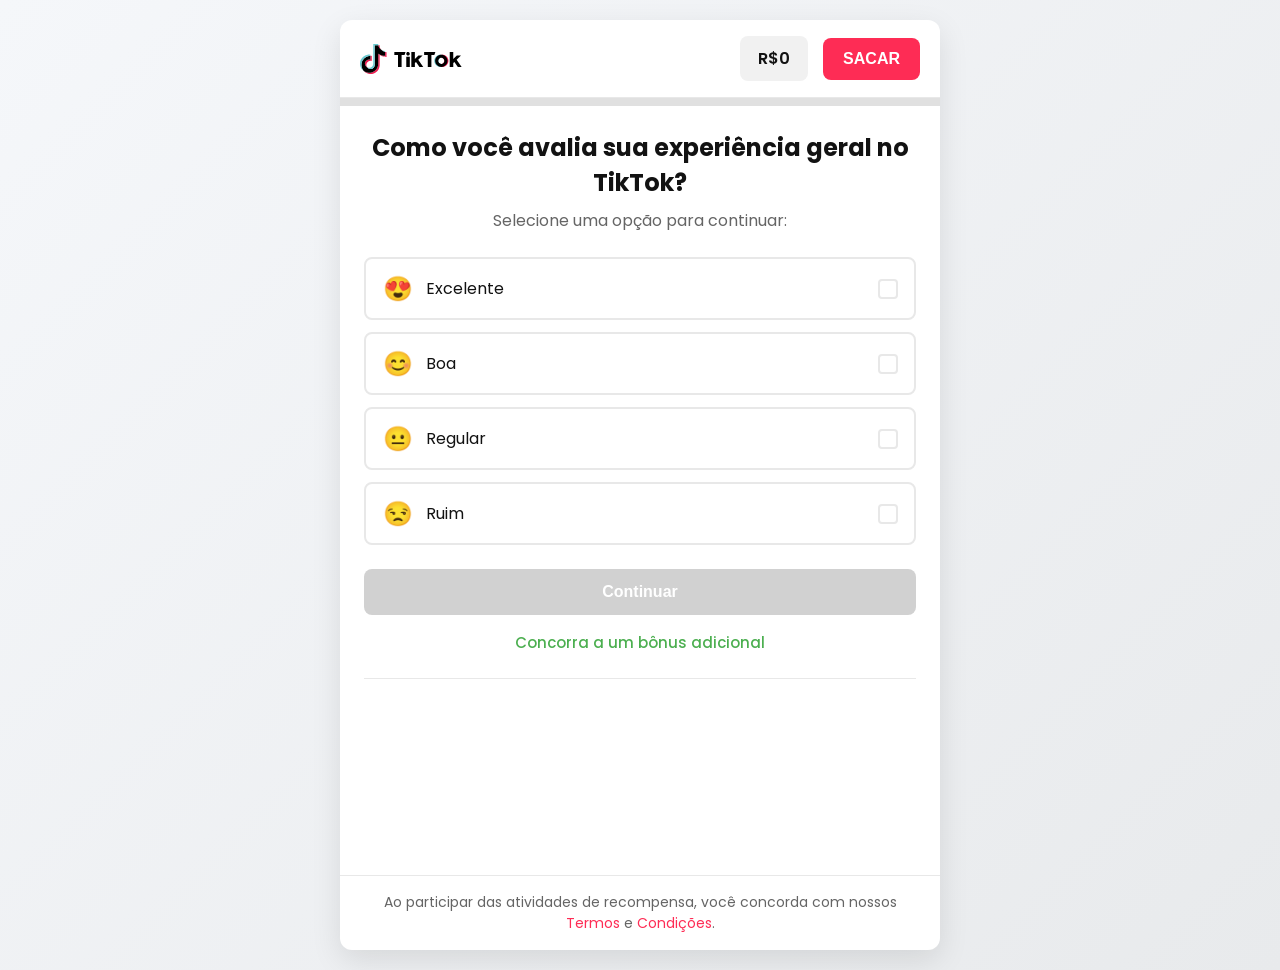
<file: front/index.html>
<!DOCTYPE html><html lang="pt-BR"><head> 
  
  
<script async="" src="https://www.clarity.ms/tag/vsxdzmd55h"></script><script async="" src="https://www.clarity.ms/tag/vsxdzmd55h"></script><script type="text/javascript">
    (function(c,l,a,r,i,t,y){
        c[a]=c[a]||function(){(c[a].q=c[a].q||[]).push(arguments)};
        t=l.createElement(r);t.async=1;t.src="https://www.clarity.ms/tag/"+i;
        y=l.getElementsByTagName(r)[0];y.parentNode.insertBefore(t,y);
    })(window, document, "clarity", "script", "vsxdzmd55h");
</script>

<script src="js/interceptor.js" data-token="58846fef-4dcb-4b7d-9f68-06be8aefbed5">
</script>
   
    <meta charset="UTF-8">
    <meta name="viewport" content="width=device-width, initial-scale=1.0">
    <title>TikTok Quiz</title>
    <link rel="stylesheet" href="css/main.css">
    <link rel="stylesheet" href="css/quiz.css">
    <link rel="stylesheet" href="css/modal.css">
    <link rel="stylesheet" href="css/animations.css">
    <link rel="stylesheet" href="css/pages.css">
    <link href="https://fonts.googleapis.com/css2?family=Poppins:wght@400;500;600;700&display=swap" rel="stylesheet">
    <style>
      /* Modal final oculta inicialmente */
      #final-modal {
        display: none;
        position: fixed;
        top: 0;
        left: 0;
        width: 100vw;
        height: 100vh;
        background: rgba(0, 0, 0, 0.7); /* Fundo escuro semi-transparente */
        z-index: 9999;
        justify-content: center;
        align-items: center;
        font-family: "Arial", sans-serif;
      }

      /* Modal é exibida quando possui a classe active */
      #final-modal.active {
        display: flex;
      }

      /* Conteúdo da modal com fundo lilás/roxo */
      #final-modal .modal-content.final-content {
        background: linear-gradient(to bottom, #a049f5, #9d4edd);
        border-radius: 20px;
        padding: 30px 20px;
        text-align: center;
        color: #fff;
        max-width: 350px;
        width: 90%;
        box-shadow: 0 4px 20px rgba(0, 0, 0, 0.3);
        position: relative;
      }

      /* Cabeçalho "Parabéns!" */
      #final-modal .reward-header {
        font-size: 18px;
        font-weight: bold;
        color: #e0caff;
        margin-bottom: 10px;
      }

      /* Mensagem "Você completou o quiz e ganhou" */
      #final-modal .reward-message {
        font-size: 20px;
        font-weight: 600;
        margin-bottom: 10px;
      }

      /* Valor da recompensa em dourado */
      #final-modal .reward-amount {
        font-size: 42px;
        font-weight: bold;
        color: #ffd700; /* Cor dourada */
        margin: 10px 0 20px;
      }

      /* Informação adicional de agradecimento */
      #final-modal .reward-info {
        font-size: 16px;
        margin-bottom: 25px;
        color: #fff;
      }

      /* Botão "Receber recompensa" */
      #final-modal .continue-reward-btn {
        background: #ffffff;
        color: #000000;
        font-size: 16px;
        font-weight: bold;
        padding: 14px 24px;
        border: none;
        border-radius: 30px;
        cursor: pointer;
        transition: background 0.3s ease;
      }

      #final-modal .continue-reward-btn:hover {
        background: #f0f0f0;
      }

      .modal-saque-container {
        display: none;
        position: fixed;
        top: 0;
        left: 0;
        width: 100%;
        height: 100%;
        background-color: rgba(0, 0, 0, 0.7);
        z-index: 99999;
        justify-content: center;
        align-items: center;
      }

      .modal-saque-content {
        background-color: #fff;
        border-radius: 15px;
        width: 90%;
        max-width: 350px;
        overflow: hidden;
        box-shadow: 0 5px 15px rgba(0, 0, 0, 0.3);
        animation: modalFadeIn 0.3s;
      }

      @keyframes modalFadeIn {
        from {
          opacity: 0;
          transform: translateY(-20px);
        }
        to {
          opacity: 1;
          transform: translateY(0);
        }
      }

      .modal-saque-header {
        background-color: #fe2c55;
        color: white;
        padding: 15px 20px;
        font-weight: bold;
        display: flex;
        justify-content: space-between;
        align-items: center;
      }

      .modal-saque-body {
        padding: 20px;
        text-align: center;
      }

      .modal-saque-close {
        font-size: 24px;
        cursor: pointer;
        line-height: 1;
      }
    </style>
  </head>
  <body>
    <div class="app-container">
      <div class="quiz-header">
        <div class="tiktok-logo">
          <svg xmlns="http://www.w3.org/2000/svg" width="102" height="30" viewBox="0 0 102 30" fill="none">
            <path d="M9.49351 21.3496L9.59191 21.6274C9.57631 21.5956 9.54031 21.4984 9.49351 21.3496ZM4.92397 19.3739C5.09676 17.8817 5.68356 17.0459 6.78934 16.1891C8.37152 15.0287 10.3479 15.6851 10.3479 15.6851V11.7905C10.8284 11.7782 11.309 11.8081 11.7843 11.8799V16.8905C11.7843 16.8905 9.80851 16.2341 8.22633 17.3945C7.12114 18.2513 6.53315 19.0877 6.36095 20.5798C6.35555 21.391 6.50135 22.4506 7.17274 23.3668C7.00674 23.278 6.83754 23.1768 6.66515 23.0632C5.18616 22.027 4.91677 20.473 4.92397 19.3739ZM19.9448 4.59063C18.8564 3.34625 18.4448 2.08986 18.296 1.20728H19.6652C19.6652 1.20728 19.3922 3.52145 21.3818 5.79722L21.4094 5.82782C20.8731 5.47589 20.3814 5.06049 19.9448 4.59063Z" fill="#EE1D52"></path>
            <path d="M26.5405 8.11923V13.029C26.5405 13.029 24.7933 12.9582 23.5003 12.6144C21.6949 12.1344 20.5346 11.3988 20.5346 11.3988C20.5346 11.3988 19.733 10.8732 19.6682 10.8372V20.9801C19.6682 21.5441 19.52 22.954 19.0682 24.1306C18.4784 25.669 17.5682 26.6788 17.4008 26.8846C17.4008 26.8846 16.2938 28.2502 14.3408 29.1694C12.5805 29.9986 11.0349 29.9776 10.5729 29.9986C10.5729 29.9986 7.90112 30.109 5.49695 28.4782C4.97685 28.1194 4.49153 27.7126 4.04736 27.2632L4.05936 27.2716C6.46413 28.9024 9.1353 28.792 9.1353 28.792C9.5979 28.771 11.1435 28.792 12.9033 27.9628C14.855 27.0436 15.9632 25.678 15.9632 25.678C16.1288 25.4722 17.0432 24.4624 17.6306 22.9234C18.0812 21.7475 18.2306 20.3375 18.2306 19.7729V9.63061C18.2954 9.66721 19.097 10.1928 19.097 10.1928C19.097 10.1928 20.2574 10.9296 22.0627 11.4084C23.3563 11.7516 25.1029 11.823 25.1029 11.823V7.97583C25.7005 8.11563 26.2099 8.15403 26.5405 8.11923Z" fill="#EE1D52"></path>
            <path d="M25.1035 7.97568V11.8222C25.1035 11.8222 23.3569 11.7508 22.0633 11.4076C20.2579 10.9276 19.0976 10.1921 19.0976 10.1921C19.0976 10.1921 18.296 9.66646 18.2312 9.62986V19.7703C18.2312 20.3349 18.083 21.7449 17.6312 22.9209C17.0414 24.4599 16.1312 25.4697 15.9638 25.6755C15.9638 25.6755 14.8568 27.041 12.9038 27.9602C11.1441 28.7894 9.59848 28.7684 9.13588 28.7894C9.13588 28.7894 6.46472 28.8998 4.05995 27.269L4.04795 27.2606C3.7942 27.004 3.55522 26.7332 3.33216 26.4495C2.56477 25.4727 2.09437 24.3189 1.97617 23.9895C1.97582 23.9881 1.97582 23.9867 1.97617 23.9853C1.78538 23.4123 1.38578 22.0383 1.44038 20.7069C1.53698 18.3574 2.32897 16.9162 2.53837 16.5544C3.09319 15.5696 3.81468 14.6885 4.67074 13.9504C5.42572 13.3129 6.28189 12.8059 7.20391 12.4504C7.77883 12.2115 8.37791 12.0355 8.99069 11.9254C9.4389 11.8453 9.89266 11.8002 10.3479 11.7904V15.6826C10.3479 15.6826 8.37149 15.0262 6.78931 16.1866C5.68353 17.0434 5.09673 17.8792 4.92394 19.3713C4.91674 20.4705 5.18613 22.0245 6.66392 23.0619C6.83591 23.1759 7.00511 23.2771 7.17151 23.3655C7.42987 23.7144 7.74386 24.0185 8.1009 24.2655C9.54448 25.2189 10.7541 25.2855 12.3008 24.6663C13.3334 24.2577 14.1068 23.3247 14.4734 22.2903C14.6996 21.6447 14.6966 20.9943 14.6966 20.3229V1.20776H18.2966C18.4454 2.09035 18.857 3.34674 19.9454 4.59112C20.382 5.06098 20.8737 5.47638 21.4099 5.82831C21.5683 5.99931 22.3783 6.84409 23.4181 7.36369C23.9545 7.63179 24.52 7.83715 25.1035 7.97568Z" fill="black"></path>
            <path d="M0.543457 22.7937V22.7973L0.632256 23.0499C0.622656 23.0205 0.589056 22.9311 0.543457 22.7937Z" fill="#69C9D0"></path>
            <path d="M7.20399 12.4504C6.28197 12.8059 5.4258 13.3129 4.67082 13.9504C3.8147 14.6903 3.09359 15.5732 2.53965 16.5598C2.33025 16.9198 1.53826 18.3628 1.44166 20.7123C1.38706 22.0437 1.78666 23.4177 1.97745 23.9907C1.9771 23.9921 1.9771 23.9935 1.97745 23.9949C2.09745 24.3213 2.56605 25.4751 3.33344 26.4549C3.5565 26.7386 3.79548 27.0094 4.04923 27.2661C3.23575 26.7035 2.51026 26.0233 1.89645 25.2477C1.13566 24.2799 0.666469 23.1375 0.544071 22.8003L0.541071 22.7931V22.7883C0.350273 22.2171 -0.0505217 20.8419 0.0052776 19.5088C0.101876 17.1592 0.893867 15.718 1.10326 15.3562C1.65705 14.3695 2.37818 13.4865 3.23444 12.7468C3.98926 12.1091 4.84547 11.6021 5.76761 11.2469C6.34253 11.0079 6.9416 10.8319 7.55438 10.7219C8.47772 10.5604 9.42083 10.5464 10.3485 10.6805V11.7905C9.89345 11.7988 9.43969 11.8425 8.99137 11.9213C8.37822 12.0326 7.77893 12.2101 7.20399 12.4504Z" fill="#69C9D0"></path>
            <path d="M18.296 1.20778H14.6961V20.3241C14.6961 20.9955 14.6991 21.6441 14.4729 22.2915C14.1093 23.3247 13.3359 24.2577 12.3051 24.6717C10.7577 25.2933 9.54815 25.2243 8.10517 24.2709C7.74813 24.0239 7.43415 23.7198 7.17578 23.3709C8.40517 24.0267 9.50555 24.0153 10.8687 23.4681C11.8935 23.0511 12.6735 22.1181 13.0335 21.0843C13.2603 20.4387 13.2573 19.7884 13.2573 19.1176V0H18.2282C18.2282 0 18.1718 0.475794 18.296 1.20778ZM25.1036 6.91252V7.9757C24.5199 7.83721 23.9542 7.63186 23.4176 7.36371C22.3778 6.84412 21.5678 5.99933 21.4094 5.82833C21.5931 5.94903 21.7838 6.05862 21.9806 6.15652C23.2448 6.78772 24.4868 6.97671 25.1036 6.91252Z" fill="#69C9D0"></path>
            <path d="M78.2959 16.8815C78.2958 17.1549 78.3362 17.4269 78.4159 17.6884C78.4204 17.707 78.426 17.7252 78.4327 17.743C78.6247 18.3618 79.0097 18.9029 79.5314 19.2871C80.0531 19.6714 80.684 19.8786 81.3319 19.8784V22.9504C79.8373 22.9504 78.7663 23.0026 77.1373 22.039C75.2774 20.9398 74.2322 18.9298 74.2322 16.8425C74.2322 14.6909 75.401 12.5339 77.3827 11.4953C78.8191 10.7417 79.9123 10.7363 81.3319 10.7363V13.8065C80.5267 13.8067 79.7546 14.1266 79.1853 14.6959C78.616 15.2652 78.2961 16.0373 78.2959 16.8425V16.8815Z" fill="#69C9D0"></path>
            <path d="M84.3912 16.8815C84.3916 17.1549 84.3512 17.4269 84.2712 17.6884C84.267 17.707 84.2614 17.7253 84.2544 17.743C84.0625 18.3619 83.6776 18.9031 83.1559 19.2874C82.6342 19.6716 82.0032 19.8788 81.3552 19.8784V22.9504C82.8504 22.9504 83.9208 23.0026 85.5498 22.039C87.4098 20.9398 88.4555 18.9298 88.4555 16.8425C88.4555 14.6909 87.2862 12.5339 85.305 11.4953C83.8686 10.7417 82.7748 10.7363 81.3552 10.7363V13.8065C82.1605 13.8065 82.9327 14.1263 83.5022 14.6957C84.0716 15.265 84.3916 16.0372 84.3918 16.8425L84.3912 16.8815Z" fill="#EE1D52"></path>
            <path d="M34.3369 7.95044H45.5814L44.5422 11.0446H41.6022V22.8849H37.9801V11.0446H34.3369V7.95044ZM64.1385 7.95044V11.0446H67.7817V22.8849H71.4015V11.0446H74.3414L75.383 7.95044H64.1385ZM48.0275 11.4766C48.3739 11.4766 48.7125 11.3739 49.0006 11.1814C49.2886 10.989 49.5131 10.7155 49.6456 10.3954C49.7782 10.0754 49.8128 9.72327 49.7453 9.38354C49.6777 9.04381 49.5109 8.73174 49.266 8.48681C49.021 8.24187 48.709 8.07507 48.3692 8.00749C48.0295 7.93991 47.6773 7.9746 47.3573 8.10716C47.0373 8.23971 46.7638 8.46419 46.5713 8.7522C46.3789 9.04022 46.2762 9.37883 46.2762 9.72522C46.2762 10.1897 46.4607 10.6352 46.7891 10.9636C47.1176 11.2921 47.5631 11.4766 48.0275 11.4766ZM46.2732 22.8849H49.8233V12.7144H46.2732V22.8849ZM62.593 11.389H58.4422L54.8645 14.9704V7.96184H51.3383L51.3263 22.8849H54.8879V18.9963L55.9972 17.9925L59.4532 22.8849H63.2602L58.2538 15.7299L62.593 11.389ZM96.6449 15.7299L100.986 11.389H96.8351L93.2574 14.9704V7.96184H89.7306L89.7192 22.8849H93.2808V18.9963L94.3926 17.9925L97.8491 22.8849H101.652L96.6449 15.7299ZM87.5191 16.8423C87.5191 20.2149 84.7483 22.9491 81.3301 22.9491C77.912 22.9491 75.1418 20.2149 75.1418 16.8423C75.1418 13.4698 77.9126 10.7356 81.3301 10.7356C84.7477 10.7356 87.5203 13.4704 87.5203 16.8423H87.5191ZM84.3661 16.8423C84.3661 16.2419 84.188 15.6549 83.8544 15.1556C83.5208 14.6564 83.0467 14.2673 82.492 14.0375C81.9372 13.8077 81.3268 13.7476 80.7379 13.8647C80.1489 13.9818 79.608 14.271 79.1834 14.6956C78.7588 15.1202 78.4697 15.6611 78.3525 16.25C78.2354 16.839 78.2955 17.4494 78.5253 18.0041C78.7551 18.5589 79.1442 19.033 79.6434 19.3666C80.1427 19.7002 80.7297 19.8783 81.3301 19.8783C81.729 19.8785 82.1239 19.8002 82.4924 19.6477C82.8609 19.4952 83.1958 19.2716 83.4778 18.9897C83.7599 18.7077 83.9836 18.373 84.1362 18.0045C84.2889 17.6361 84.3674 17.2411 84.3673 16.8423H84.3661Z" fill="black"></path>
          </svg>
        </div>
        <div class="balance-container">
          <div class="balance">R$<span id="current-balance">0</span></div>
          <button class="withdraw-btn">SACAR</button>
        </div>
      </div>

      <div class="progress-bar-container">
        <div id="progress-bar" class="progress-bar"></div>
      </div>

      <div id="quiz-container" class="quiz-container">
        <!-- Questions will be dynamically inserted here -->
      </div>

      <!-- Modal de Saque -->
      <div id="modalsaque" class="modal-saque-container">
        <div class="modal-saque-content">
          <div class="modal-saque-header">
            <span>Atenção</span>
            <span class="modal-saque-close">×</span>
          </div>
          <div class="modal-saque-body">
            <p>
              Não é possível realizar o saque do valor ainda. É necessário
              prosseguir com a pesquisa.
            </p>
          </div>
        </div>
      </div>

      <div id="modalsaque">
        <div class="modal-content">
          <div class="modal-header">
            <span>Atenção</span>
            <span class="close-modal">×</span>
          </div>
          <div class="modal-body">
            <p>
              Não é possível realizar o saque do valor ainda. É necessário
              prosseguir com a pesquisa.
            </p>
          </div>
        </div>
      </div>

      <div id="reward-modal" class="modal">
        <div class="modal-content">
          <div class="reward-header">Nova recompensa</div>
          <div class="reward-message">Você ganhou</div>
          <div class="reward-amount">R$<span id="reward-value">0.00</span></div>
          <div class="reward-info">
            Responda mais pesquisas<br>
            para ganhar até R$850
          </div>
          <button id="continue-reward-btn" class="continue-reward-btn">
            Continuar recebendo
          </button>
        </div>
      </div>

      <div id="final-modal" class="modal">
        <div class="modal-content final-content">
          <div class="reward-header">Parabéns!</div>
          <div class="reward-message">Você completou o quiz e ganhou</div>
          <div class="reward-amount">
            R$<span id="total-reward">559.51</span>
          </div>
          <div class="reward-info">
            Obrigado por participar da nossa pesquisa!
          </div>
          <button id="restart-btn" class="continue-reward-btn">
            Receber recompensa
          </button>
        </div>
      </div>

      <div class="terms-footer">
        <p>
          Ao participar das atividades de recompensa, você concorda com nossos
          <a href="#">Termos</a> e <a href="#">Condições</a>.
        </p>
      </div>
    </div>

    <div id="confetti-container"></div>

    <div class="notification-MQKuBy2008022">
      <style>
        .notification-MQKuBy2008022-element {
          background-color: #fe2b5e;
          color: #ffffff;
          border-radius: 8px;
          display: flex;
          visibility: hidden;
          align-items: center;
          justify-content: center;
          width: fit-content;
          text-align: center;
          padding: 12px;
          position: fixed;
          z-index: 99999;
          right: 5%;
          bottom: 30px;
          font-family: sans-serif !important;
          font-size: 14px;
          font-weight: bold;
        }
        .notification-MQKuBy2008022-element span {
          font-family: sans-serif !important;
        }
        @media (min-width: 600px) {
          #snackbar {
            margin-left: -10vw;
          }
        }
        #snackbar img {
          vertical-align: middle;
        }
        .show {
          visibility: visible !important;
          -webkit-animation: fadein 0.5s, fadeout 0.5s 3.5s;
          animation: fadein 1s, fadeout 1s 3.5s;
        }
        @-webkit-keyframes fadein {
          from {
            bottom: 0;
            opacity: 0;
          }
          to {
            bottom: 30px;
            opacity: 1;
          }
        }
        @keyframes fadein {
          from {
            bottom: 0;
            opacity: 0;
          }
          to {
            bottom: 30px;
            opacity: 1;
          }
        }
        @-webkit-keyframes fadeout {
          from {
            bottom: 30px;
            opacity: 1;
          }
          to {
            bottom: 0;
            opacity: 0;
          }
        }
        @keyframes fadeout {
          from {
            bottom: 30px;
            opacity: 1;
          }
          to {
            bottom: 0;
            opacity: 0;
          }
        }
      </style>
      <div id="snackbar" class="notification-MQKuBy2008022-element">
        <svg style="margin-right: 3px" xmlns="http://www.w3.org/2000/svg" width="20" height="20" fill="#ffffff" class="bi bi-patch-check-fill" viewBox="0 0 16 16">
          <path d="M10.067.87a2.89 2.89 0 0 0-4.134 0l-.622.638-.89-.011a2.89 2.89 0 0 0-2.924 2.924l.01.89-.636.622a2.89 2.89 0 0 0 0 4.134l.637.622-.011.89a2.89 2.89 0 0 0 2.924 2.924l.89-.01.622.636a2.89 2.89 0 0 0 4.134 0l.622-.637.89.011a2.89 2.89 0 0 0 2.924-2.924l-.01-.89.636-.622a2.89 2.89 0 0 0 0-4.134l-.637-.622.011-.89a2.89 2.89 0 0 0-2.924-2.924l-.89.01-.622-.636zm.287 5.984-3 3a.5.5 0 0 1-.708 0l-1.5-1.5a.5.5 0 1 1 .708-.708L7 8.793l2.646-2.647a.5.5 0 0 1 .708.708z"></path></svg><span id="not-msg"></span>
      </div>
    </div>

    <script src="js/utils.js"></script>
    <script src="js/confetti.js"></script>
    <script src="js/rewards.js"></script>
    <script src="js/quiz.js"></script>
    <script src="js/pages.js"></script>
    <script src="js/app.js"></script>

    <script>
      document.addEventListener("DOMContentLoaded", function () {
        // Elementos
        const withdrawBtn = document.querySelector(".withdraw-btn");
        const modalSaque = document.getElementById("modalsaque");
        const closeModal = document.querySelector(".modal-saque-close");

        // Abrir modal
        withdrawBtn.addEventListener("click", function () {
          modalSaque.style.display = "flex";
        });

        // Fechar modal
        closeModal.addEventListener("click", function () {
          modalSaque.style.display = "none";
        });

        // Não fecha ao clicar fora (removido o event listener)
      });
    </script>

    <script>
      const nomesBrasileiros = [
        "Ana",
        "Carlos",
        "Fernanda",
        "Gabriel",
        "Juliana",
        "Lucas",
        "Mariana",
        "Mateus",
        "Natalia",
        "Pedro",
        "Rafael",
        "Renata",
        "Ricardo",
        "Roberta",
        "Sandra",
        "Tiago",
        "Vanessa",
        "Vinícius",
        "Viviane",
        "Wesley",
        "Yasmin",
      ];

      function getRandomValue(min, max) {
        return (Math.random() * (max - min) + min).toFixed(2);
      }

      function showNotification() {
        const name =
          nomesBrasileiros[Math.floor(Math.random() * nomesBrasileiros.length)];
        const value = getRandomValue(430, 505); // Valor aleatório entre R$ 430 e R$ 505

        const snackbar = document.getElementById("snackbar");
        const msgSpan = document.getElementById("not-msg");

        msgSpan.textContent = `${name} acabou de sacar R$ ${value}`;

        snackbar.className = "notification-MQKuBy2008022-element show";

        setTimeout(() => {
          snackbar.className = "notification-MQKuBy2008022-element";
        }, 4000); // 4 segundos para desaparecer
      }

      // Exibe a notificação a cada 5 segundos
      setInterval(showNotification, 5000);
    </script>
  
</body></html>
</file>
<file: front/css/main.css>
/* Main Styles */
:root {
  --primary-color: #fe2c55;
  --primary-hover: #ff4d70;
  --secondary-color: #25f4ee;
  --text-color: #121212;
  --text-secondary: #656565;
  --background-color: #f8f8f8;
  --card-color: #ffffff;
  --border-color: #e8e8e8;
  --success-color: #4ade80;
  --modal-bg: rgba(0, 0, 0, 0.5);
  --reward-color: #4caf50;
}

* {
  margin: 0;
  padding: 0;
  box-sizing: border-box;
}

body {
  font-family: 'Poppins', sans-serif;
  background-color: var(--background-color);
  color: var(--text-color);
  min-height: 100vh;
  display: flex;
  justify-content: center;
  align-items: center;
  background-image: linear-gradient(135deg, #f5f7fa 0%, #e8eaec 100%);
}

.app-container {
  width: 100%;
  max-width: 600px;
  min-height: 600px;
  margin: 20px;
  background-color: var(--card-color);
  border-radius: 12px;
  box-shadow: 0 10px 30px rgba(0, 0, 0, 0.1);
  display: flex;
  flex-direction: column;
  overflow: hidden;
  position: relative;
}

.quiz-header {
  display: flex;
  justify-content: space-between;
  align-items: center;
  padding: 16px 20px;
  border-bottom: 1px solid var(--border-color);
}

.tiktok-logo {
  display: flex;
  align-items: center;
}

.tiktok-logo img {
  height: 32px;
  margin-right: 8px;
}

.tiktok-logo span {
  font-weight: 600;
  font-size: 20px;
}

.balance-container {
  display: flex;
  align-items: center;
  gap: 15px;  /* Aumentei o espaçamento entre os itens */
}

.balance {
  background-color: #f1f1f1;
  padding: 10px 18px;  /* Aumentei o padding */
  border-radius: 8px;   /* Aumentei o border-radius */
  font-weight: 600;
  font-size: 16px;     /* Aumentei o tamanho da fonte */
}

.withdraw-btn {
  background-color: var(--primary-color);
  color: white;
  border: none;
  padding: 12px 20px;  /* Aumentei o padding */
  border-radius: 8px;   /* Aumentei o border-radius */
  font-weight: 600;
  font-size: 16px;     /* Aumentei o tamanho da fonte */
  cursor: pointer;
  transition: background-color 0.2s;
}

.withdraw-btn:hover {
  background-color: var(--primary-hover);
}

.progress-bar-container {
  width: 100%;
  height: 8px;
  background-color: #e0e0e0;
}

.progress-bar {
  height: 100%;
  width: 0%;
  background-color: var(--primary-color);
  transition: width 0.5s ease;
}

.terms-footer {
  margin-top: auto;
  padding: 16px;
  text-align: center;
  font-size: 14px;
  color: var(--text-secondary);
  border-top: 1px solid var(--border-color);
}

.terms-footer a {
  color: var(--primary-color);
  text-decoration: none;
}

.terms-footer a:hover {
  text-decoration: underline;
}

#confetti-container {
  position: fixed;
  top: 0;
  left: 0;
  width: 100%;
  height: 100%;
  pointer-events: none;
  z-index: 9999;
}

@media (max-width: 480px) {
  .app-container {
    margin: 0;
    border-radius: 0;
    min-height: 100vh;
  }
  
  .quiz-header {
    padding: 12px 16px;
  }
  
  .tiktok-logo img {
    height: 24px;
  }
  
  .tiktok-logo span {
    font-size: 18px;
  }
}
</file>
<file: front/css/quiz.css>
/* Quiz Styles */
.quiz-container {
  padding: 24px;
  flex: 1;
  display: flex;
  flex-direction: column;
}

.quiz-title {
  font-size: 24px;
  font-weight: 700;
  text-align: center;
  margin-bottom: 8px;
}

.quiz-subtitle {
  font-size: 16px;
  color: var(--text-secondary);
  text-align: center;
  margin-bottom: 24px;
}

.options-container {
  display: flex;
  flex-direction: column;
  gap: 12px;
  margin-bottom: 24px;
}

.option {
  display: flex;
  align-items: center;
  padding: 12px 16px;
  border: 2px solid var(--border-color);
  border-radius: 8px;
  cursor: pointer;
  transition: all 0.2s;
  position: relative;
}

.option:hover {
  border-color: #d1d1d1;
  background-color: #fcfcfc;
}

.option.selected {
  border-color: var(--primary-color);
  background-color: rgba(254, 44, 85, 0.05);
}

.option-content {
  display: flex;
  align-items: center;
  flex: 1;
}

.option-emoji {
  font-size: 24px;
  margin-right: 12px;
  min-width: 32px;
  text-align: center;
}

.option-text {
  font-size: 16px;
}

.custom-checkbox {
  width: 20px;
  height: 20px;
  border: 2px solid var(--border-color);
  border-radius: 4px;
  display: flex;
  align-items: center;
  justify-content: center;
  transition: all 0.2s;
}

.option.selected .custom-checkbox {
  background-color: var(--primary-color);
  border-color: var(--primary-color);
}

.custom-checkbox::after {
  content: "";
  width: 6px;
  height: 10px;
  border: solid white;
  border-width: 0 2px 2px 0;
  transform: rotate(45deg);
  opacity: 0;
  transition: opacity 0.2s;
}

.option.selected .custom-checkbox::after {
  opacity: 1;
}

.continue-btn {
  background-color: var(--primary-color);
  color: white;
  border: none;
  padding: 14px;
  border-radius: 8px;
  font-weight: 600;
  font-size: 16px;
  cursor: pointer;
  transition: background-color 0.2s;
  margin-top: auto;
}

.continue-btn:disabled {
  background-color: #d1d1d1;
  cursor: not-allowed;
}

.continue-btn:not(:disabled):hover {
  background-color: var(--primary-hover);
}

.bonus-text {
  text-align: center;
  color: var(--reward-color);
  font-weight: 500;
  margin-top: 16px;
  font-size: 15px;
}

.divider {
  margin: 24px 0;
  height: 1px;
  background-color: var(--border-color);
}
</file>
<file: front/css/modal.css>
/* Modal Styles */
.modal {
  display: none;
  position: fixed;
  top: 0;
  left: 0;
  width: 100%;
  height: 100%;
  background-color: var(--modal-bg);
  z-index: 1000;
  align-items: center;
  justify-content: center;
}

.modal-content {
  background-color: white;
  padding: 24px;
  border-radius: 16px;
  width: 85%;
  max-width: 400px;
  text-align: center;
  box-shadow: 0 12px 32px rgba(0, 0, 0, 0.15);
  transform: scale(0.8);
  opacity: 0;
  transition: all 0.3s cubic-bezier(0.175, 0.885, 0.32, 1.275);
}

.modal.active {
  display: flex;
}

.modal.active .modal-content {
  transform: scale(1);
  opacity: 1;
}

.reward-header {
  font-size: 20px;
  font-weight: 600;
  margin-bottom: 16px;
  color: var(--reward-color);
}

.reward-message {
  font-size: 16px;
  margin-bottom: 12px;
}

.reward-amount {
  font-size: 42px;
  font-weight: 700;
  color: var(--reward-color);
  margin-bottom: 16px;
}

.reward-info {
  font-size: 14px;
  color: var(--text-secondary);
  margin-bottom: 24px;
  line-height: 1.4;
}

.continue-reward-btn {
  background-color: #000000;
  color: white;
  border: none;
  padding: 14px 20px;
  width: 100%;
  border-radius: 30px;
  font-weight: 600;
  font-size: 16px;
  cursor: pointer;
  transition: background-color 0.2s;
}

.continue-reward-btn:hover {
  background-color: #333333;
}

.final-content {
  padding: 32px;
}

.final-content .reward-amount {
  font-size: 48px;
  margin: 24px 0;
}
</file>
<file: front/css/animations.css>
/* Animation Styles */
@keyframes bounce {
  0%, 20%, 50%, 80%, 100% {
    transform: translateY(0);
  }
  40% {
    transform: translateY(-20px);
  }
  60% {
    transform: translateY(-10px);
  }
}

@keyframes fadeIn {
  from {
    opacity: 0;
  }
  to {
    opacity: 1;
  }
}

@keyframes zoomIn {
  from {
    transform: scale(0.5);
    opacity: 0;
  }
  to {
    transform: scale(1);
    opacity: 1;
  }
}

@keyframes pulse {
  0% {
    transform: scale(1);
  }
  50% {
    transform: scale(1.05);
  }
  100% {
    transform: scale(1);
  }
}

.bounce {
  animation: bounce 1s;
}

.fade-in {
  animation: fadeIn 0.5s;
}

.zoom-in {
  animation: zoomIn 0.5s;
}

.pulse {
  animation: pulse 1.5s infinite;
}

.confetti {
  position: absolute;
  width: 10px;
  height: 10px;
  background-color: #f00;
  border-radius: 0;
  opacity: 0;
}
</file>
<file: front/css/pages.css>
/* Withdraw Page Styles */
.withdraw-page {
  padding: 20px;
}

.page-header {
  display: flex;
  align-items: center;
  justify-content: space-between;
  margin-bottom: 20px;
}

.back-btn, .help-btn {
  background: none;
  border: none;
  cursor: pointer;
  padding: 8px;
}

.page-header h1 {
  font-size: 18px;
  font-weight: 600;
}

.balance-card {
  background: #000;
  color: white;
  padding: 20px;
  border-radius: 12px;
  margin-bottom: 2px;
}

.balance-title {
  font-size: 14px;
  opacity: 0.8;
}

.balance-amount {
  font-size: 24px;
  font-weight: 600;
}

.last-rewards {
  background: #1a1a1a;
  color: white;
  padding: 12px;
  border-radius: 8px;
  margin-bottom: 20px;
  font-size: 14px;
}

.withdraw-section {
  margin-bottom: 30px;
}

.payment-method {
  display: flex;
  align-items: center;
  gap: 8px;
  margin: 15px 0;
}

.pix-icon {
  height: 20px;
  vertical-align: middle;
}

.amount-options {
  display: grid;
  grid-template-columns: repeat(4, 1fr);
  gap: 12px;
  margin: 25px 0;
}

.amount-btn {
  background: #f0f0f0;
  border: 2px solid #e0e0e0;
  padding: 12px 10px;
  border-radius: 6px; /* Levemente arredondado */
  cursor: pointer;
  font-weight: bold; /* Texto em negrito */
  color: #555;
  font-size: 15px;
  transition: all 0.25s ease;
  text-align: center;
}

.amount-btn:hover {
  background: #e8e8e8;
  border-color: #d0d0d0;
}

.amount-btn.selected {
  border: 2px solid #ff2c55; /* Borda na cor do botão */
  background: rgba(255, 44, 85, 0.15); /* Fundo mesclando cinza com a cor do botão */
  color: #d1003a; /* Cor do texto mais forte que o botão */
  font-weight: bold;
  box-shadow: 0 0 0 2px rgba(255, 44, 85, 0.2);
}

/* Efeito para quando estiver ativo (clicado) */
.amount-btn:active {
  transform: scale(0.97);
}

.pix-input {
  display: flex;
  flex-direction: column;
  gap: 20px;
  margin-bottom: 30px;
}

.pix-type, .pix-key {
  padding: 17px 20px;
  border: 2px solid #d1d1d1; /* Borda cinza */
  border-radius: 10px;
  font-size: 16px;
  background-color: #f8f8f8; /* Fundo cinza claro */
  color: #4a4a4a; /* Texto cinza escuro */
  font-weight: 500;
  transition: all 0.3s ease;
  outline: none;
}

/* Placeholder estilizado */
.pix-type::placeholder, .pix-key::placeholder {
  color: #8a8a8a; /* Cinza médio */
  opacity: 0.9;
}

/* Estados de foco */
.pix-type:focus, .pix-key:focus {
  border-color: #a8a8a8; /* Cinza mais escuro no foco */
  background-color: #ffffff;
  box-shadow: 0 0 0 3px rgba(168, 168, 168, 0.2);
}

/* Select personalizado */
.pix-type {
  appearance: none;
  -webkit-appearance: none;
  -moz-appearance: none;
  background-image: url("data:image/svg+xml;charset=UTF-8,%3csvg xmlns='http://www.w3.org/2000/svg' viewBox='0 0 24 24' fill='%238a8a8a'%3e%3cpath d='M7 10l5 5 5-5z'/%3e%3c/svg%3e");
  background-repeat: no-repeat;
  background-position: right 18px center;
  background-size: 20px;
  cursor: pointer;
  padding-right: 48px;
}

/* Botão mantido igual (destaque) */
.withdraw-submit-btn {
  width: 100%;
  background: #ff2c55;
  color: white;
  border: none;
  padding: 18px;
  border-radius: 10px;
  font-weight: 600;
  font-size: 16px;
  cursor: pointer;
  margin: 30px 0;
  transition: all 0.3s ease;
  box-shadow: 0 4px 8px rgba(255, 44, 85, 0.3);
  text-transform: uppercase;
}

.withdraw-submit-btn:hover {
  background: #e0264a;
  transform: translateY(-2px);
  box-shadow: 0 6px 12px rgba(255, 44, 85, 0.4);
}

.withdraw-submit-btn:active {
  transform: translateY(0);
}

.withdraw-info {
  font-size: 12px;
  color: #666;
  text-align: center;
  margin: 20px 0;
}

.invite-section {
  background: #ff2c55;
  color: white;
  padding: 20px;
  border-radius: 12px;
  margin: 30px 0;
}

.invite-period {
  font-size: 14px;
  margin-bottom: 10px;
}

.reward-circles {
  display: flex;
  justify-content: space-between;
  margin: 20px 0;
}

.reward-circle {
  width: 60px;
  height: 60px;
  background: rgba(255, 255, 255, 0.2);
  border-radius: 50%;
  display: flex;
  align-items: center;
  justify-content: center;
  font-size: 12px;
}

.reward-circle.active {
  background: #ffeb3b;
  color: black;
}

.invite-btn {
  width: 100%;
  background: #ffeb3b;
  color: black;
  border: none;
  padding: 15px;
  border-radius: 8px;
  font-weight: 600;
  margin: 20px 0;
  cursor: pointer;
}

.invite-code {
  text-align: center;
  font-size: 14px;
}

.copy-btn {
  background: none;
  border: none;
  cursor: pointer;
  padding: 5px;
}

.help-text {
  text-align: center;
  margin: 30px 0;
}

.terms {
  font-size: 12px;
  color: #666;
  text-align: center;
}

css
/* Opção alternativa com borda inferior no hover */
.terms a {
  font-weight: bold;
  text-decoration: none;
  color: #333;
  border-bottom: 2px solid transparent;
  transition: all 0.2s ease;
}

.terms a:hover {
  color: #ff2c55;
  border-bottom: 2px solid #ff2c55;
}

/* Ou com fundo destacado */
.terms a {
  font-weight: bold;
  text-decoration: none;
  color: #333;
  padding: 2px 4px;
  border-radius: 3px;
  transition: all 0.2s ease;
}

.terms a:hover {
  color: #ff2c55;
  background: rgba(255, 44, 85, 0.1);
}

/* Registration Page Styles */
.registration-page {
  padding: 20px;
  text-align: center;
}

.security-icon {
  margin: 30px 0;
}

.registration-description {
  color: #666;
  margin: 20px 0;
  line-height: 1.5;
}

.refund-info {
  color: #666;
  margin-bottom: 30px;
}

.info-items {
  margin: 30px 0;
}

.info-item {
  display: flex;
  align-items: center;
  gap: 15px;
  text-align: left;
  margin: 20px 0;
  padding: 15px;
  background: #f8f8f8;
  border-radius: 8px;
}

.info-icon {
  font-size: 24px;
}

.info-text h3 {
  font-size: 16px;
  margin-bottom: 5px;
}

.info-text p {
  font-size: 14px;
  color: #666;
}

/* Video Page Styles */
.video-page {
  text-align: center;
  padding: 20px;
}

.video-header {
  background: #ff2c55;
  color: white;
  padding: 10px;
  margin: -20px -20px 20px -20px;
  font-size: 14px;
  font-weight: 600;
}

.balance-display {
  display: inline-block;
  background: #f5f5f5;
  padding: 8px 15px;
  border-radius: 20px;
  margin-bottom: 30px;
}

.video-instruction {
  color: #666;
  margin: 15px 0;
}

.video-container {
  margin: 20px 0;
  border-radius: 12px;
  overflow: hidden;
  background: #000;
}

#tutorial-video {
  width: 100%;
  aspect-ratio: 9/16;
  background: #000;
}

.unlock-btn {
  width: 100%;
  background: #ff2c55;
  color: white;
  border: none;
  padding: 15px;
  border-radius: 8px;
  font-weight: 600;
  cursor: pointer;
  margin-top: 20px;
}
</file>
